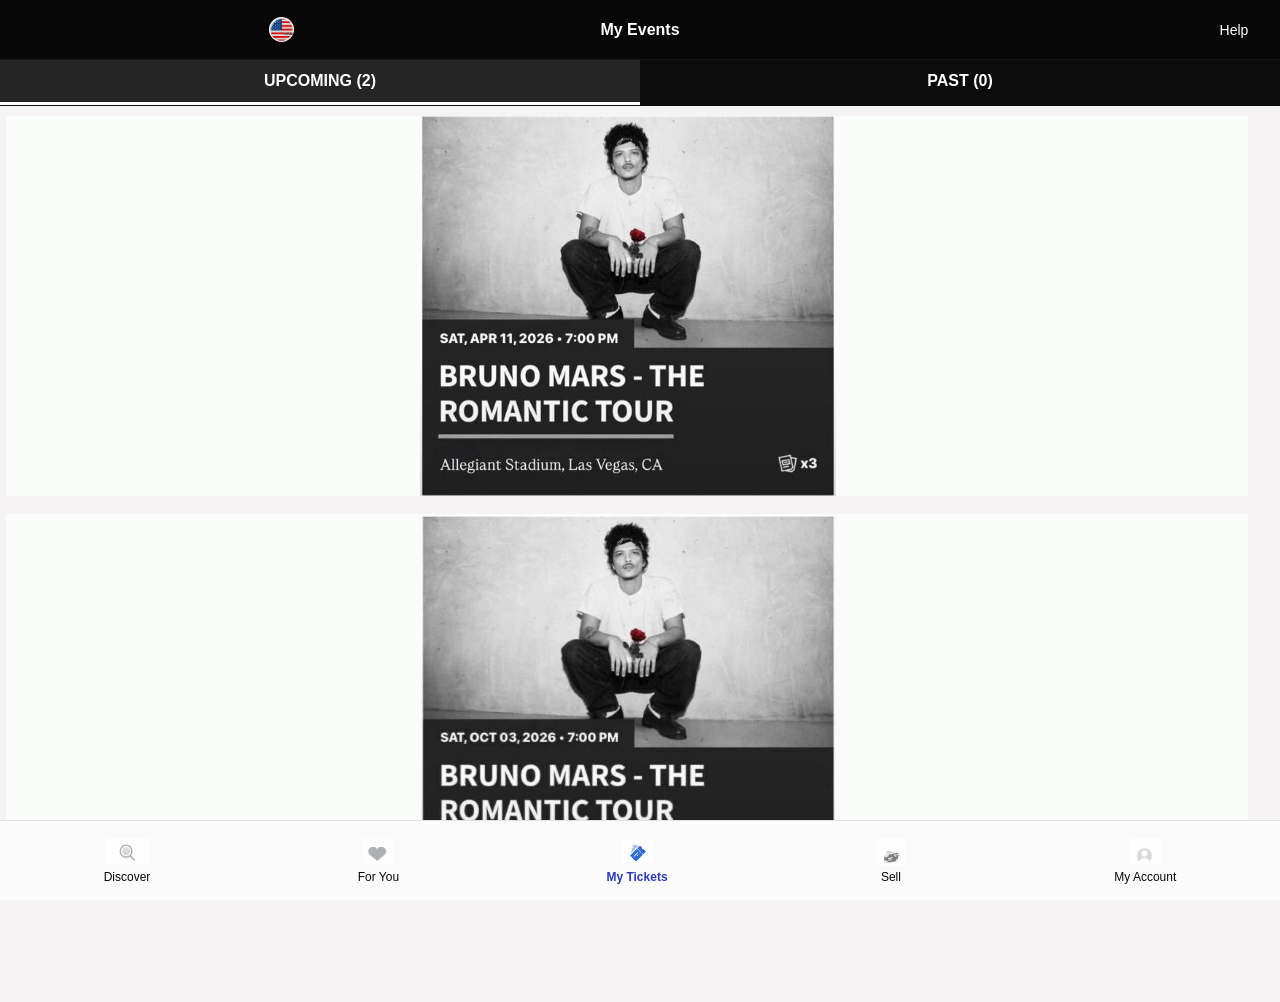
<file: index.html>
<!DOCTYPE html>
<html lang="en">
<head>
  <meta charset="UTF-8" />
  <meta name="viewport" content="width=device-width, initial-scale=1.0"/>
  <title>My Tickets</title>
  <link rel="stylesheet" href="fontawesome/fontawesome-free-6.7.2-web/css/all.min.css">
  <link rel="stylesheet" href="https://fonts.googleapis.com/css2?family=Material+Symbols+Outlined:opsz,wght,FILL,GRAD@24,400,0,0" />
  <link rel="stylesheet" href="css/ticket.css">
  <link rel="manifest" href="manifest.json">
  <meta name="theme-color" content="rgb(7, 7, 7)">
</head>
<body>

  <!-- SCREEN 1 -->
  <div class="screen active" id="screen1">

    <!-- 🔹 TOP NAV -->
    <header class="top-nav">
      <div class="top-left">
        <img src="image/usa1.jpg" alt="US" class="flag-icon">
      </div>
      <div class="top-title">My Events</div>
      <div class="top-right">
        <a href="#" class="help-link">Help</a>
      </div>
    </header>

    <!-- 🔹 TABS -->
    <div class="tabs">
      <div class="active">UPCOMING (2)</div>
      <div>PAST (0)</div>
    </div>

    <!-- 🔹 EVENT CARDS -->
    <div class="event-card" onclick="location.href='../menu.html'" style="margin-top: 10px;">
      <img src="image/29.jpeg" alt="BLAZE Event"  style="width: 100%; height: 100%;" >
      <div class="event-info"></div>
    </div>

     <div class="event-card" onclick="location.href='../seat.html'">
      <img src="image/47.jpeg" alt="JADE Event" style="width: 100%; height: 100%;">
      <div class="event-info"></div>
    </div>
   

    <!-- 🔹 BOTTOM NAV (Picture-Ready) -->
    <footer class="bottom-nav">
      <div class="nav-item">
        <img src="image/Discover.jpeg" alt="Discover" class="nav-icon" style="width: 45px;">
        <span>Discover</span>
      </div>
      <div class="nav-item">
        <img src="image/for you.jpeg" alt="For You" class="nav-icon">
        <span>For You</span>
      </div>
      <div class="nav-item active">
        <img src="image/tickest.jpeg" alt="My Tickets" class="nav-icon">
        <span>My Tickets</span>
      </div>
      <div class="nav-item">
        <img src="image/sell.jpeg" alt="Sell" class="nav-icon">
        <span>Sell</span>
      </div>
      <a href="../php/update.php">
        <div class="nav-item">
          <img src="image/myaccount.jpeg" alt="My Account" class="nav-icon">
          <span>My Account</span>
        </div>
      </a>
    </footer>

  </div>

  <script>
    if ("serviceWorker" in navigator) {
      navigator.serviceWorker.register("../service-worker.js")
        .then(() => console.log("✅ Service Worker registered"))
        .catch(err => console.log("❌ SW registration failed:", err));
    }
  </script>
</body>
</html>
</file>
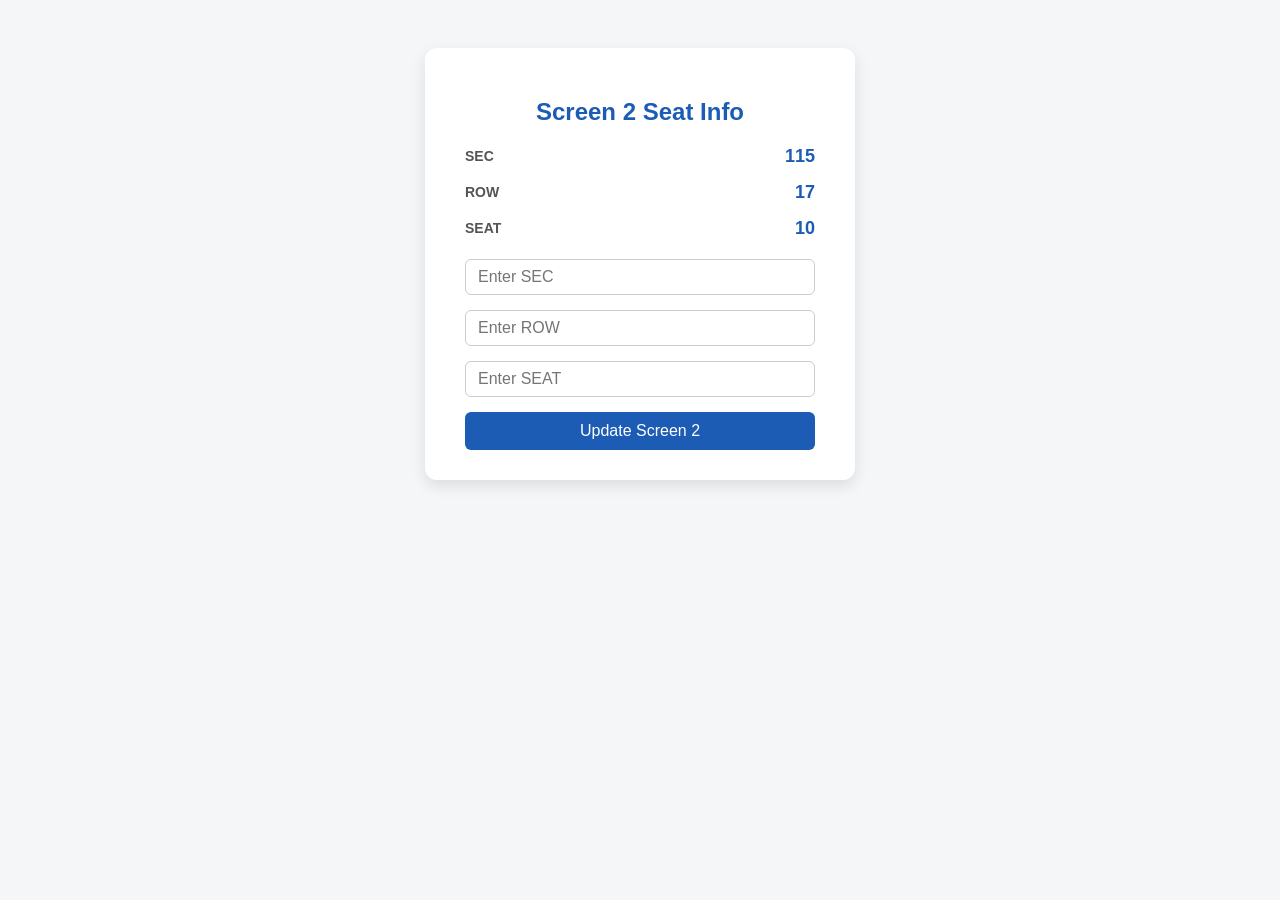
<file: css/HTML/fix.html>
<!DOCTYPE html>
<html lang="en">
<head>
<meta charset="UTF-8">
<meta name="viewport" content="width=device-width, initial-scale=1.0">
<title>Screen 2 Seat Update</title>
<style>
  body {
    font-family: Arial, sans-serif;
    background: #f4f6f8;
    display: flex;
    justify-content: center;
    align-items: flex-start;
    padding: 40px;
  }

  .screen2-container {
    background: #fff;
    border-radius: 12px;
    padding: 30px 40px;
    box-shadow: 0 6px 15px rgba(0,0,0,0.1);
    width: 350px;
  }

  .screen2-container h2 {
    text-align: center;
    margin-bottom: 20px;
    color: #1c5cb4;
  }

  .ticket-info {
    display: flex;
    justify-content: space-between;
    margin-bottom: 15px;
    align-items: center;
  }

  .ticket-info h5 {
    margin: 0;
    font-size: 14px;
    color: #555;
  }

  .ticket-info h4 {
    margin: 0;
    font-size: 18px;
    color: #1c5cb4;
  }

  form {
    display: flex;
    flex-direction: column;
    gap: 15px;
    margin-top: 20px;
  }

  input[type="text"] {
    padding: 8px 12px;
    border-radius: 6px;
    border: 1px solid #ccc;
    font-size: 16px;
  }

  button {
    padding: 10px;
    border-radius: 6px;
    border: none;
    background: #1c5cb4;
    color: #fff;
    font-size: 16px;
    cursor: pointer;
    transition: background 0.2s;
  }

  button:hover {
    background: #154a8a;
  }
</style>
</head>
<body>

<div class="screen2-container" id="screen2">
  <h2>Screen 2 Seat Info</h2>

  <div class="ticket-info ticket-sec">
    <h5>SEC</h5>
    <h4 id="sec-display">115</h4>
  </div>

  <div class="ticket-info ticket-row">
    <h5>ROW</h5>
    <h4 id="row-display">17</h4>
  </div>

  <div class="ticket-info ticket-seat">
    <h5>SEAT</h5>
    <h4 id="seat-display">10</h4>
  </div>

  <form id="seat-form">
    <input type="text" id="sec-input" placeholder="Enter SEC">
    <input type="text" id="row-input" placeholder="Enter ROW">
    <input type="text" id="seat-input" placeholder="Enter SEAT">
    <button type="submit">Update Screen 2</button>
  </form>
</div>

<script>
  // ---------- SCREEN 2 DOTS SCROLL ANIMATION ----------
  const screen2 = document.getElementById('screen2');
  const dots = screen2?.querySelector('.dots');

  if (dots) {
    dots.style.animationPlayState = "paused";
    const observer = new IntersectionObserver(entries => {
      entries.forEach(entry => {
        if (entry.isIntersecting) {
          dots.style.animationPlayState = "running";
          dots.classList.add("active");
        } else {
          dots.style.animationPlayState = "paused";
          dots.classList.remove("active");
        }
      });
    }, { threshold: 0.2 });
    observer.observe(dots);
  }

  // ---------- SCREEN 2 FORM FUNCTIONALITY ----------
  const secDisplay = document.getElementById('sec-display');
  const rowDisplay = document.getElementById('row-display');
  const seatDisplay = document.getElementById('seat-display');

  const seatForm = document.getElementById('seat-form');
  const secInput = document.getElementById('sec-input');
  const rowInput = document.getElementById('row-input');
  const seatInput = document.getElementById('seat-input');

  seatForm.addEventListener('submit', (e) => {
    e.preventDefault();

    if (secInput.value) secDisplay.textContent = secInput.value;
    if (rowInput.value) rowDisplay.textContent = rowInput.value;
    if (seatInput.value) seatDisplay.textContent = seatInput.value;

    secInput.value = '';
    rowInput.value = '';
    seatInput.value = '';
  });

  // ---------- SCREEN 3, 4, 5 FUNCTIONALITY ----------
  const screen3 = document.getElementById('screen3');
  const screen4 = document.getElementById('screen4');
  const screen5 = document.getElementById('screen5');

  const selectedCount = screen3?.querySelector('#selected-count');

  const seats = screen3 ? screen3.querySelectorAll('.seat-card') : [];

  function updateScreen4Count() {
    if(!screen4) return;
    const selectedSeats = screen3.querySelectorAll('.seat-card.selected').length;
    const ticketDetails = screen4.querySelector('.ticket-details');
    const submitBtn = screen4.querySelector('.submit-btn');
    if(ticketDetails) ticketDetails.innerHTML = `<br />${selectedSeats} Tickets Selected<br />`;
    if(submitBtn) submitBtn.textContent = `TRANSFER ${selectedSeats} TICKETS`;
  }

  seats.forEach(seat => {
    seat.addEventListener('click', () => {
      seat.classList.toggle('selected');
      if(selectedCount) selectedCount.textContent = `${screen3.querySelectorAll('.seat-card.selected').length} Selected`;
      updateScreen4Count();
    });
  });

  document.querySelectorAll('.transfer-btn').forEach(btn => {
    btn.addEventListener('click', () => {
      screen3?.classList.add('show');
    });
  });

  const transferLink = screen3?.querySelector('.transfer-link');
  transferLink?.addEventListener('click', (e) => {
    e.preventDefault();
    screen3?.classList.remove('show');
    screen4?.classList.add('show');
    updateScreen4Count();
  });

  screen4?.querySelector('.back-btn')?.addEventListener('click', (e) => {
    e.preventDefault();
    screen4.classList.remove('show');
    screen3.classList.add('show');
  });

  document.querySelectorAll('.view-ticket').forEach(btn => {
    btn.addEventListener('click', () => {
      screen5?.classList.add('show');
    });
  });

  screen3?.querySelector('.fa-times')?.addEventListener('click', () => {
    screen3.classList.remove('show');
  });

  screen5?.querySelector('.fa-times')?.addEventListener('click', () => {
    screen5.classList.remove('show');
  });

  

</script>

</body>
</html>
</file>
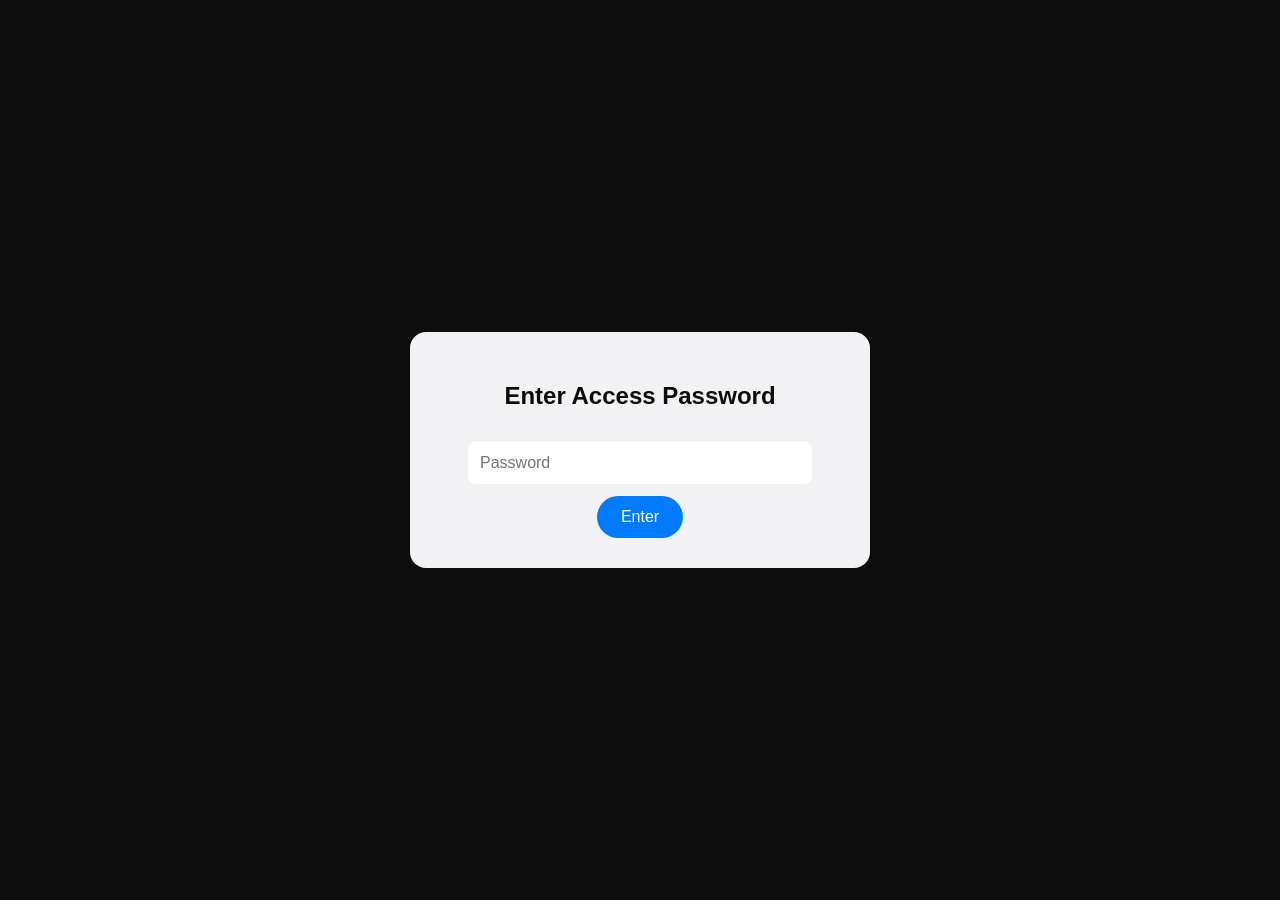
<file: css/HTML/password.html>
<!DOCTYPE html>
<html lang="en">
<head>
  <meta charset="UTF-8">
  <meta name="viewport" content="width=device-width, initial-scale=1.0">
  <title>Enter Password</title>
  <style>
    body {
      margin: 0;
      font-family: "Inter", sans-serif;
      background: #0d0d0e;
      display: flex;
      align-items: center;
      justify-content: center;
      height: 100vh;
    }

    .password-box {
      background: #f2f2f5;
      padding: 30px;
      border-radius: 16px;
      text-align: center;
      width: 90%;
      max-width: 400px;
    }

    .password-box h2 {
      color: rgb(14, 13, 13);
      margin-bottom: 20px;
    }

    .password-box input {
      width: 80%;
      padding: 12px;
      margin: 12px 0;
      border-radius: 8px;
      border: none;
      outline: none;
      font-size: 16px;
    }

    .password-box button {
      padding: 12px 24px;
      background: #007bff;
      color: white;
      border: none;
      border-radius: 30px;
      cursor: pointer;
      font-size: 16px;
    }

    #password-error {
      color: #ff5555;
      margin-top: 12px;
      display: none;
      font-size: 14px;
    }
  </style>
</head>
<body>
  <div class="password-box">
    <h2>Enter Access Password</h2>
    <input type="password" id="password-input" placeholder="Password">
    <button id="password-submit">Enter</button>
    <p id="password-error">Invalid password. Try again.</p>
  </div>

  <script>
    const VALID_PASSWORD = "emma.com10";

    const passwordInput = document.getElementById("password-input");
    const passwordSubmit = document.getElementById("password-submit");
    const passwordError = document.getElementById("password-error");

    function checkPassword() {
      if (passwordInput.value.trim() === VALID_PASSWORD) {
        // Redirect to your actual page
        window.location.href = "index.html";
      } else {
        passwordError.style.display = "block";
        passwordInput.value = "";
      }
    }

    passwordSubmit.addEventListener("click", checkPassword);

    // Also allow pressing Enter
    passwordInput.addEventListener("keydown", (e) => {
      if (e.key === "Enter") checkPassword();
    });
  </script>
</body>
</html>
</file>
<file: css/ticket.css>
/* ---------- GLOBAL RESET ---------- */
* {
  box-sizing: border-box;
}

html, body {
  height: auto;
  overflow-y: auto;
}

body {
  margin: 0;
  padding: 0;
  padding-bottom: 90px; /* SPACE FOR FIXED BOTTOM NAV */
  font-family: "Inter", sans-serif;
  background: #f5f3f3;
  color: #0c0c0c;
}

/* ---------- TOP NAV ---------- */
.top-nav {
  position: sticky;
  top: 0;
  z-index: 200;
  display: flex;
  align-items: center;
  justify-content: space-between;
  height: 60px;
  padding: 0 16px;
  background: linear-gradient(180deg, rgba(3, 3, 3, 0.98), rgba(3, 3, 3, 0.98));
  border-bottom: 1px solid rgba(255,255,255,0.05);
  backdrop-filter: blur(4px);
  color: #fff;
}

.top-left, .top-right {
  min-width: 60px;
  display: flex;
  align-items: center;
  justify-content: center;
}

.flag-icon {
  width: 25px;
  height: 25px;
  border-radius: 100%;
  object-fit: cover;
margin-right: -470px;
}

.top-title {
  position: absolute;
  left: 50%;
  transform: translateX(-50%);
  font-weight: 600;
  font-size: 16px;
}

.help-link {
  color: #fff;
  font-size: 14px;
  text-decoration: none;
}

/* ---------- TABS ---------- */
.tabs {
  position: sticky;
  top: 60px;
  z-index: 190;
  display: flex;
  background: #0c0c0c;
  border-bottom: 1px solid rgba(7, 7, 7, 0.1);
}

.tabs div {
  flex: 1;
  text-align: center;
  padding: 12px 0;
  font-weight: 600;
  color: #fff;
  cursor: pointer;
}

.tabs .active {
  background: rgba(255,255,255,0.1);
  border-bottom: 3px solid #fff;
}

/* ---------- EVENTS ---------- */
.events-container {
  padding: 15px;
}

.event-card {
  overflow: hidden;
  margin-bottom: 18px;
  cursor: pointer;
  transition: transform 0.2s ease, box-shadow 0.2s ease;
  height: 380px;       /* you can adjust this height */
  width: 97%;
  margin-left: 6px;
  background-color: rgb(250, 252, 250);
  display: flex;
  justify-content: center;
  align-items: center;
}

.event-card:hover {
  transform: scale(1.02);
 
}

.event-card img {
  max-width: 110%;
  max-height: 113%;
  object-fit: contain;   /* shows full image without cropping */
  display: block;
  margin-left: 30px;
}

.event-info {
  padding: 10px 14px 16px;
}

/* ---------- BOTTOM NAV ---------- */
.bottom-nav {
  position: fixed;
  bottom: 0;
  left: 0;
  width: 100%;
  height: 80px;
  background: #fcfbfb;
  display: flex;
  justify-content: space-around;
  align-items: center;
  border-top: 1px solid rgba(0,0,0,0.1);
  z-index: 300;
}

.nav-item {
  text-align: center;
  font-size: 12px;
  color: #080808;
  display: flex;
  flex-direction: column;
  align-items: center;
  cursor: pointer;
}

.nav-item img.nav-icon {
  width: 32px;
  height: 28px;
  margin-bottom: 4px;
  object-fit: contain;
}

.nav-item.active {
  color: #2a39be;
  font-weight: 600;
}

a {
  text-decoration: none;
}

/* ---------- RESPONSIVE ---------- */

/* Large phones / small tablets */
@media (max-width: 768px) {
  .bottom-nav {
    height: 72px;
  }

  .nav-item img.nav-icon {
    width: 28px;
    height: 26px;
  }

  .nav-item span {
    font-size: 11px;
  }
}

/* Normal phones */
@media (max-width: 480px) {
  .bottom-nav {
    height: 68px;
  }

  .nav-item img.nav-icon {
    width: 24px;
    height: 24px;
  }

  .nav-item span {
    font-size: 10.5px;
  }
}

/* Small phones */
@media (max-width: 360px) {
  .bottom-nav {
    height: 64px;
  }

  .nav-item img.nav-icon {
    width: 20px;
    height: 20px;
  }

  .nav-item span {
    font-size: 9.5px;
  }
}

/* ----------- FIX HORIZONTAL SCROLL ON IPHONES ----------- */
@media only screen 
  and (min-device-width: 320px) 
  and (max-device-width: 812px) 
  and (-webkit-min-device-pixel-ratio: 2) {

  html, body {
    overflow-x: hidden;
    width: 100%;
    max-width: 100vw;
  }

  /* Make wide elements fit inside viewport */
  .event-card {
    width: 100% !important;
    margin-left: 0 !important;
  }

  .flag-icon {
    margin-left: 0 !important;
  }
}
</file>
